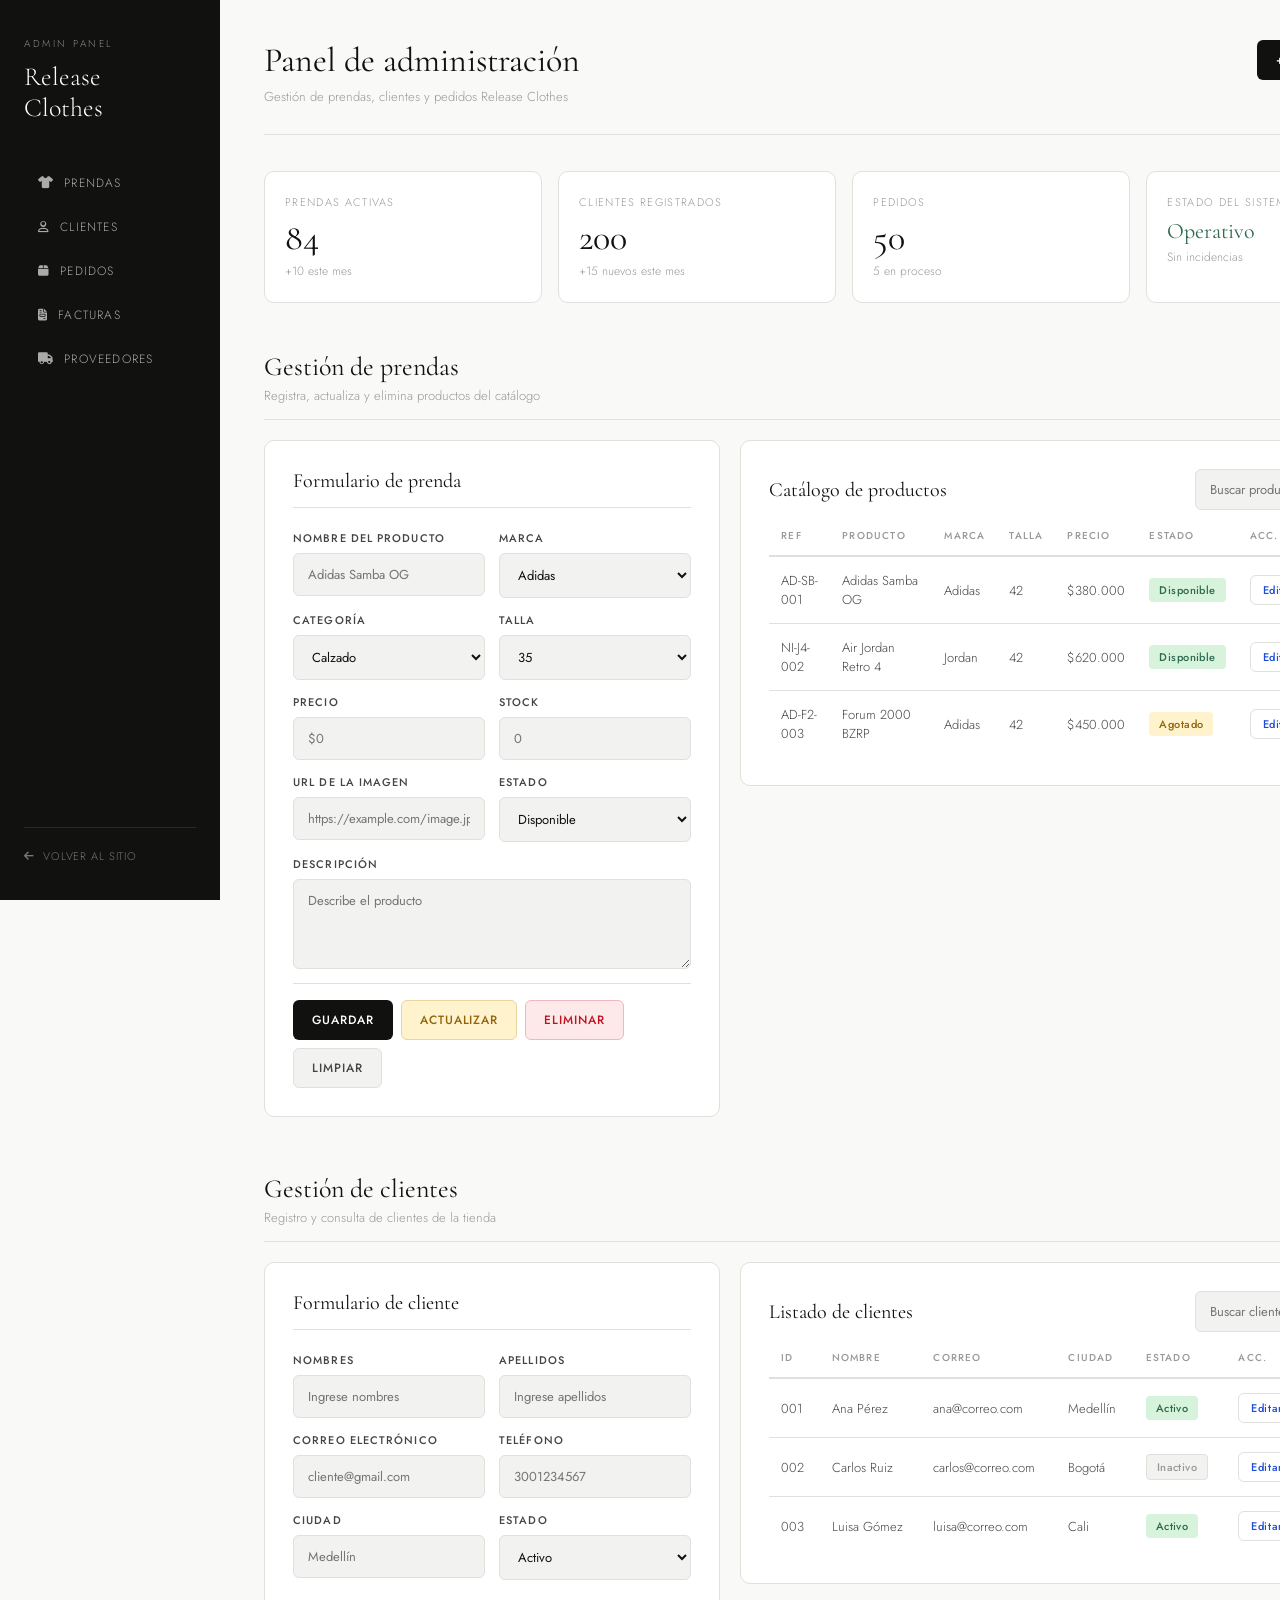
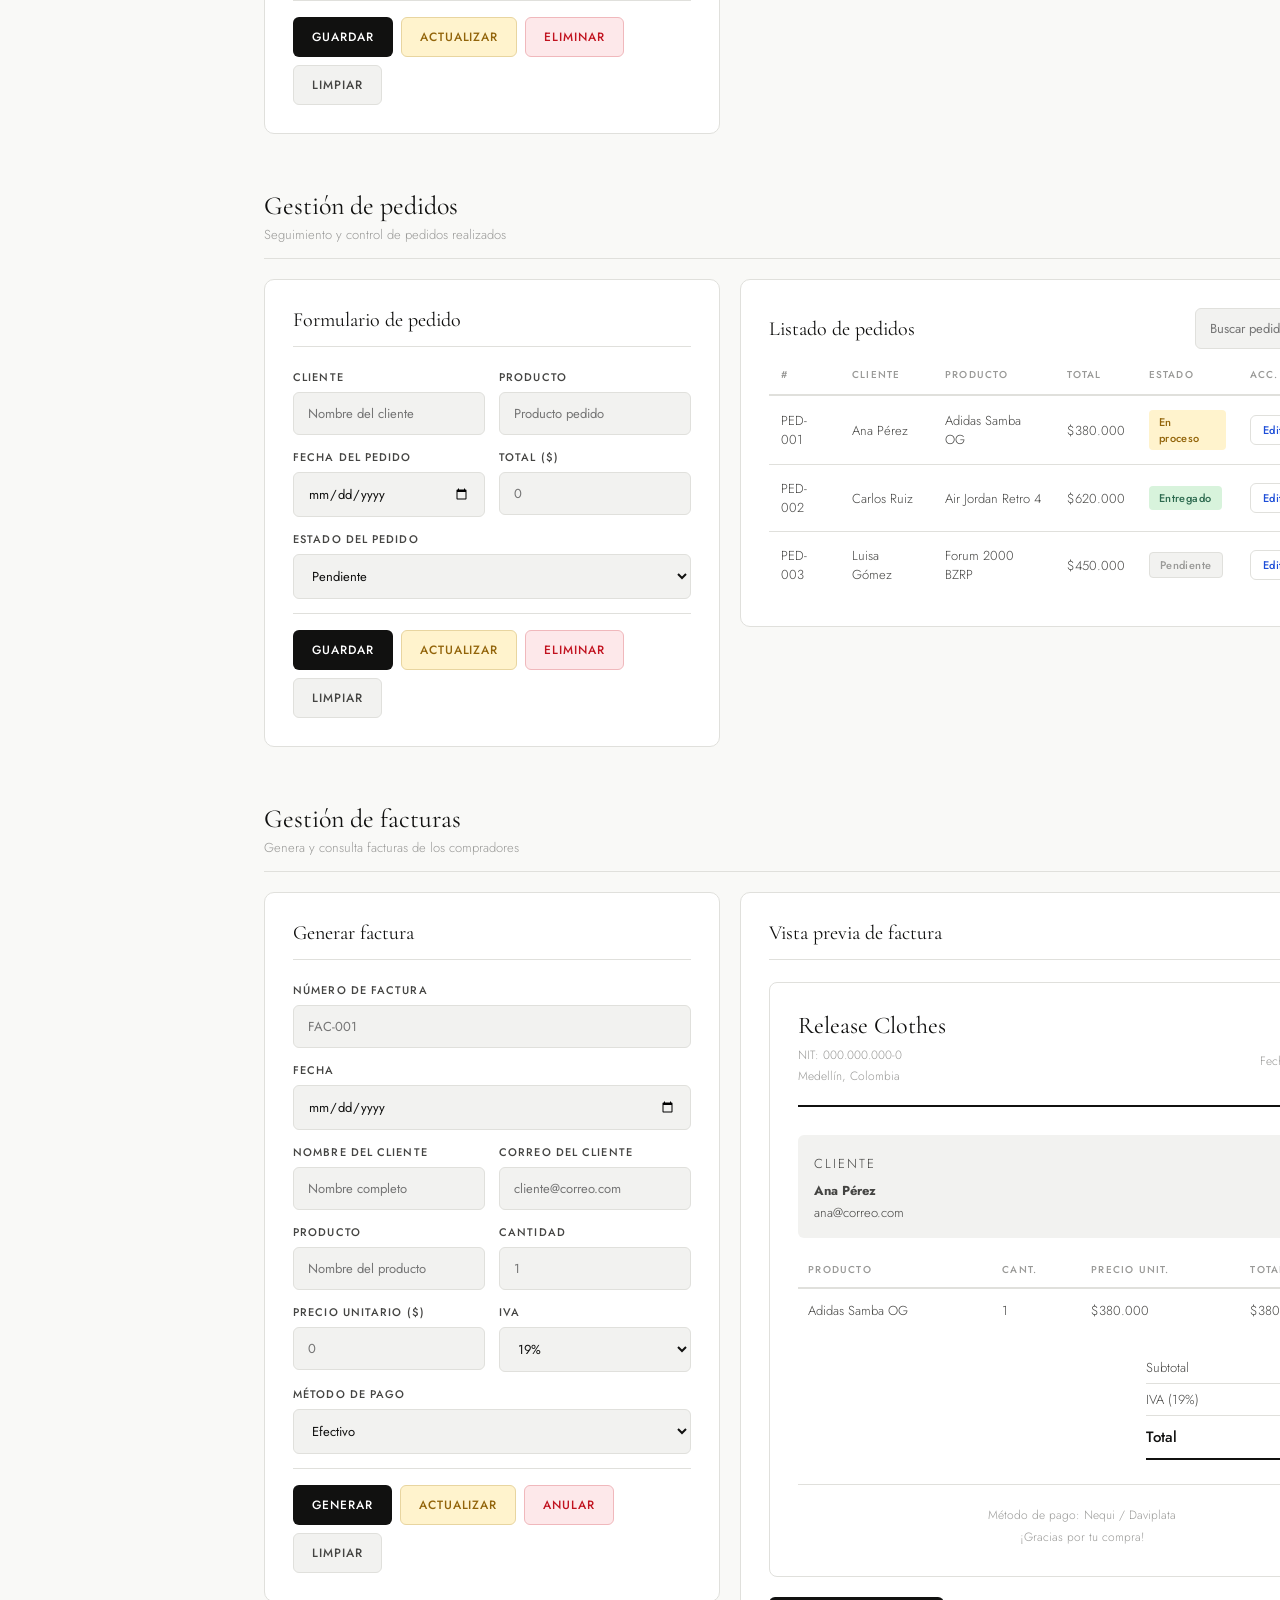
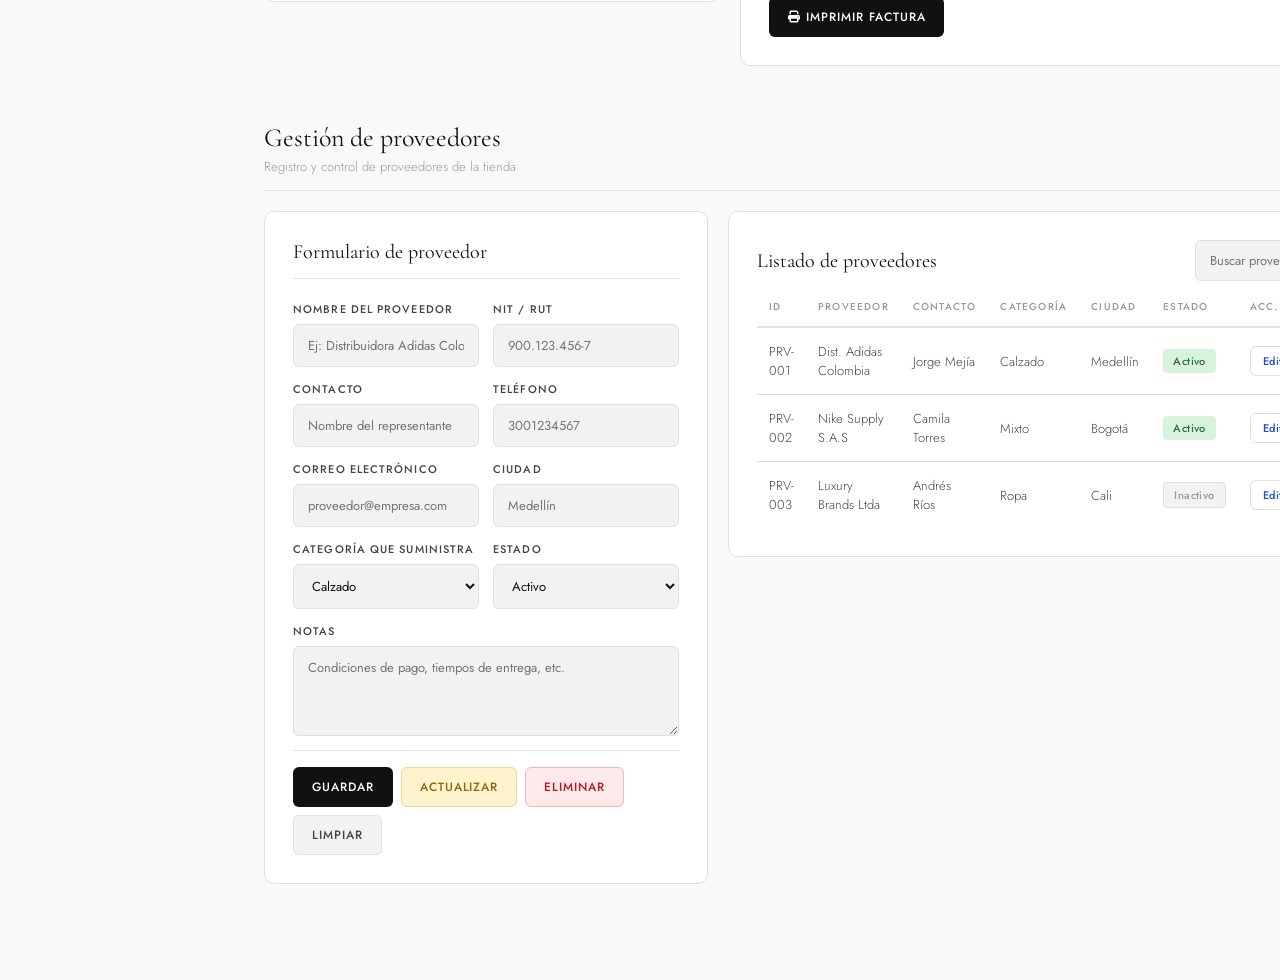
<file: crud.html>
<!DOCTYPE html>
<html lang="es">
<head>
    <meta charset="UTF-8">
    <meta name="viewport" content="width=device-width, initial-scale=1.0">
    <title>Admin — Release Clothes</title>
    <link rel="stylesheet" href="css/Crud.css">
    <link rel="stylesheet" href="https://cdnjs.cloudflare.com/ajax/libs/font-awesome/6.4.0/css/all.min.css">
    
</head>
<body>

<!-- ===== SIDEBAR ===== -->
<aside class="sidebar">
    <div class="brand">
        <p class="brand-sub">Admin Panel</p>
        <h1 class="brand-name">Release<br>Clothes</h1>
    </div>
    <nav class="menu">
        <a href="#prendas"  class="menu-item"><i class="fa-solid fa-shirt"></i> Prendas</a>
        <a href="#clientes" class="menu-item"><i class="fa-regular fa-user"></i> Clientes</a>
        <a href="#pedidos"  class="menu-item"><i class="fa-solid fa-box"></i> Pedidos</a>
        <a href="#facturas" class="menu-item"><i class="fa-solid fa-file-invoice"></i> Facturas</a>
        <a href="#proveedores" class="menu-item"><i class="fa-solid fa-truck"></i> Proveedores</a>
    </nav>
    <div class="sidebar-footer">
        <a href="index.html" class="back-link">
            <i class="fa-solid fa-arrow-left"></i> Volver al sitio
        </a>
    </div>
</aside>

<!-- ===== CONTENIDO PRINCIPAL ===== -->
<main class="content">

    <!-- TOPBAR -->
    <header class="topbar">
        <div>
            <h2 class="page-title">Panel de administración</h2>
            <p class="page-sub">Gestión de prendas, clientes y pedidos Release Clothes</p>
        </div>
        <button class="btn-primary">+ Nuevo registro</button>
    </header>

    <!-- STATS -->
    <section class="stats">
        <article class="stat-card">
            <p class="stat-label">Prendas activas</p>
            <strong class="stat-value">84</strong>
            <p class="stat-note">+10 este mes</p>
        </article>
        <article class="stat-card">
            <p class="stat-label">Clientes registrados</p>
            <strong class="stat-value">200</strong>
            <p class="stat-note">+15 nuevos este mes</p>
        </article>
        <article class="stat-card">
            <p class="stat-label">Pedidos</p>
            <strong class="stat-value">50</strong>
            <p class="stat-note">5 en proceso</p>
        </article>
        <article class="stat-card">
            <p class="stat-label">Estado del sistema</p>
            <strong class="stat-value stat-ok">Operativo</strong>
            <p class="stat-note">Sin incidencias</p>
        </article>
    </section>

    <!-- ══════════ PRENDAS ══════════ -->
    <section class="module" id="prendas">
        <div class="module-header">
            <div>
                <h3 class="module-title">Gestión de prendas</h3>
                <p class="module-sub">Registra, actualiza y elimina productos del catálogo</p>
            </div>
            <button class="btn-outline">Exportar</button>
        </div>

        <div class="module-grid">

            <!-- Formulario -->
            <article class="card">
                <h4 class="card-title">Formulario de prenda</h4>
                <form>
                    <div class="grid-2">
                        <div class="field">
                            <label>Nombre del producto</label>
                            <input type="text" placeholder="Adidas Samba OG">
                        </div>
                        <div class="field">
                            <label>Marca</label>
                            <select>
                                <option>Adidas</option>
                                <option>Nike</option>
                                <option>Jordan</option>
                                <option>Balenciaga</option>
                            </select>
                        </div>
                    </div>

                    <div class="grid-2">
                        <div class="field">
                            <label>Categoría</label>
                            <select>
                                <option>Calzado</option>
                                <option>Ropa</option>
                                <option>Accesorios</option>
                            </select>
                        </div>
                        <div class="field">
                            <label>Talla</label>
                            <select>
                                <option>35</option><option>36</option><option>37</option>
                                <option>38</option><option>39</option><option>40</option>
                                <option>41</option><option>42</option><option>43</option>
                                <option>44</option><option>45</option>
                                <option>XS</option><option>S</option><option>M</option>
                                <option>L</option><option>XL</option>
                            </select>
                        </div>
                    </div>

                    <div class="grid-2">
                        <div class="field">
                            <label>Precio</label>
                            <input type="number" placeholder="$0">
                        </div>
                        <div class="field">
                            <label>Stock</label>
                            <input type="number" placeholder="0">
                        </div>
                    </div>

                    <div class="grid-2">
                        <div class="field">
                            <label>URL de la imagen</label>
                            <input type="url" placeholder="https://example.com/image.jpg">
                        </div>
                        <div class="field">
                            <label>Estado</label>
                            <select>
                                <option>Disponible</option>
                                <option>Agotado</option>
                                <option>Descontinuado</option>
                            </select>
                        </div>
                    </div>

                    <div class="field">
                        <label>Descripción</label>
                        <textarea placeholder="Describe el producto"></textarea>
                    </div>

                    <div class="actions">
                        <button type="button" class="btn-primary">Guardar</button>
                        <button type="button" class="btn-warning">Actualizar</button>
                        <button type="button" class="btn-danger">Eliminar</button>
                        <button type="reset"  class="btn-ghost">Limpiar</button>
                    </div>
                </form>
            </article>

            <!-- Tabla -->
            <article class="card">
                <div class="table-top">
                    <h4 class="card-title" style="margin:0;border:none;padding:0">Catálogo de productos</h4>
                    <input type="text" placeholder="Buscar producto..." class="search">
                </div>
                <div class="table-wrap">
                    <table>
                        <thead>
                            <tr>
                                <th>REF</th>
                                <th>Producto</th>
                                <th>Marca</th>
                                <th>Talla</th>
                                <th>Precio</th>
                                <th>Estado</th>
                                <th>Acc.</th>
                            </tr>
                        </thead>
                        <tbody>
                            <tr>
                                <td>AD-SB-001</td>
                                <td>Adidas Samba OG</td>
                                <td>Adidas</td>
                                <td>42</td>
                                <td>$380.000</td>
                                <td><span class="badge success">Disponible</span></td>
                                <td>
                                    <div class="table-actions">
                                        <button class="mini-btn edit">Editar</button>
                                        <button class="mini-btn delete">Eliminar</button>
                                    </div>
                                </td>
                            </tr>
                            <tr>
                                <td>NI-J4-002</td>
                                <td>Air Jordan Retro 4</td>
                                <td>Jordan</td>
                                <td>42</td>
                                <td>$620.000</td>
                                <td><span class="badge success">Disponible</span></td>
                                <td>
                                    <div class="table-actions">
                                        <button class="mini-btn edit">Editar</button>
                                        <button class="mini-btn delete">Eliminar</button>
                                    </div>
                                </td>
                            </tr>
                            <tr>
                                <td>AD-F2-003</td>
                                <td>Forum 2000 BZRP</td>
                                <td>Adidas</td>
                                <td>42</td>
                                <td>$450.000</td>
                                <td><span class="badge warning">Agotado</span></td>
                                <td>
                                    <div class="table-actions">
                                        <button class="mini-btn edit">Editar</button>
                                        <button class="mini-btn delete">Eliminar</button>
                                    </div>
                                </td>
                            </tr>
                        </tbody>
                    </table>
                </div>
            </article>

        </div>
    </section>

    <!-- ══════════ CLIENTES ══════════ -->
    <section class="module" id="clientes">
        <div class="module-header">
            <div>
                <h3 class="module-title">Gestión de clientes</h3>
                <p class="module-sub">Registro y consulta de clientes de la tienda</p>
            </div>
            <button class="btn-outline">Exportar</button>
        </div>

        <div class="module-grid">

            <!-- Formulario -->
            <article class="card">
                <h4 class="card-title">Formulario de cliente</h4>
                <form>
                    <div class="grid-2">
                        <div class="field">
                            <label>Nombres</label>
                            <input type="text" placeholder="Ingrese nombres">
                        </div>
                        <div class="field">
                            <label>Apellidos</label>
                            <input type="text" placeholder="Ingrese apellidos">
                        </div>
                    </div>
                    <div class="grid-2">
                        <div class="field">
                            <label>Correo electrónico</label>
                            <input type="email" placeholder="cliente@gmail.com">
                        </div>
                        <div class="field">
                            <label>Teléfono</label>
                            <input type="text" placeholder="3001234567">
                        </div>
                    </div>
                    <div class="grid-2">
                        <div class="field">
                            <label>Ciudad</label>
                            <input type="text" placeholder="Medellín">
                        </div>
                        <div class="field">
                            <label>Estado</label>
                            <select>
                                <option>Activo</option>
                                <option>Inactivo</option>
                                <option>Bloqueado</option>
                            </select>
                        </div>
                    </div>
                    <div class="actions">
                        <button type="button" class="btn-primary">Guardar</button>
                        <button type="button" class="btn-warning">Actualizar</button>
                        <button type="button" class="btn-danger">Eliminar</button>
                        <button type="reset"  class="btn-ghost">Limpiar</button>
                    </div>
                </form>
            </article>

            <!-- Tabla -->
            <article class="card">
                <div class="table-top">
                    <h4 class="card-title" style="margin:0;border:none;padding:0">Listado de clientes</h4>
                    <input type="text" placeholder="Buscar cliente..." class="search">
                </div>
                <div class="table-wrap">
                    <table>
                        <thead>
                            <tr>
                                <th>ID</th>
                                <th>Nombre</th>
                                <th>Correo</th>
                                <th>Ciudad</th>
                                <th>Estado</th>
                                <th>Acc.</th>
                            </tr>
                        </thead>
                        <tbody>
                            <tr>
                                <td>001</td>
                                <td>Ana Pérez</td>
                                <td>ana@correo.com</td>
                                <td>Medellín</td>
                                <td><span class="badge success">Activo</span></td>
                                <td>
                                    <div class="table-actions">
                                        <button class="mini-btn edit">Editar</button>
                                        <button class="mini-btn delete">Eliminar</button>
                                    </div>
                                </td>
                            </tr>
                            <tr>
                                <td>002</td>
                                <td>Carlos Ruiz</td>
                                <td>carlos@correo.com</td>
                                <td>Bogotá</td>
                                <td><span class="badge muted">Inactivo</span></td>
                                <td>
                                    <div class="table-actions">
                                        <button class="mini-btn edit">Editar</button>
                                        <button class="mini-btn delete">Eliminar</button>
                                    </div>
                                </td>
                            </tr>
                            <tr>
                                <td>003</td>
                                <td>Luisa Gómez</td>
                                <td>luisa@correo.com</td>
                                <td>Cali</td>
                                <td><span class="badge success">Activo</span></td>
                                <td>
                                    <div class="table-actions">
                                        <button class="mini-btn edit">Editar</button>
                                        <button class="mini-btn delete">Eliminar</button>
                                    </div>
                                </td>
                            </tr>
                        </tbody>
                    </table>
                </div>
            </article>

        </div>
    </section>

    <!-- ══════════ PEDIDOS ══════════ -->
    <section class="module" id="pedidos">
        <div class="module-header">
            <div>
                <h3 class="module-title">Gestión de pedidos</h3>
                <p class="module-sub">Seguimiento y control de pedidos realizados</p>
            </div>
            <button class="btn-outline">Filtrar</button>
        </div>

        <div class="module-grid">

            <!-- Formulario -->
            <article class="card">
                <h4 class="card-title">Formulario de pedido</h4>
                <form>
                    <div class="grid-2">
                        <div class="field">
                            <label>Cliente</label>
                            <input type="text" placeholder="Nombre del cliente">
                        </div>
                        <div class="field">
                            <label>Producto</label>
                            <input type="text" placeholder="Producto pedido">
                        </div>
                    </div>
                    <div class="grid-2">
                        <div class="field">
                            <label>Fecha del pedido</label>
                            <input type="date">
                        </div>
                        <div class="field">
                            <label>Total ($)</label>
                            <input type="number" placeholder="0">
                        </div>
                    </div>
                    <div class="field">
                        <label>Estado del pedido</label>
                        <select>
                            <option>Pendiente</option>
                            <option>En proceso</option>
                            <option>Enviado</option>
                            <option>Entregado</option>
                            <option>Cancelado</option>
                        </select>
                    </div>
                    <div class="actions">
                        <button type="button" class="btn-primary">Guardar</button>
                        <button type="button" class="btn-warning">Actualizar</button>
                        <button type="button" class="btn-danger">Eliminar</button>
                        <button type="reset"  class="btn-ghost">Limpiar</button>
                    </div>
                </form>
            </article>

            <!-- Tabla -->
            <article class="card">
                <div class="table-top">
                    <h4 class="card-title" style="margin:0;border:none;padding:0">Listado de pedidos</h4>
                    <input type="text" placeholder="Buscar pedido..." class="search">
                </div>
                <div class="table-wrap">
                    <table>
                        <thead>
                            <tr>
                                <th>#</th>
                                <th>Cliente</th>
                                <th>Producto</th>
                                <th>Total</th>
                                <th>Estado</th>
                                <th>Acc.</th>
                            </tr>
                        </thead>
                        <tbody>
                            <tr>
                                <td>PED-001</td>
                                <td>Ana Pérez</td>
                                <td>Adidas Samba OG</td>
                                <td>$380.000</td>
                                <td><span class="badge warning">En proceso</span></td>
                                <td>
                                    <div class="table-actions">
                                        <button class="mini-btn edit">Editar</button>
                                        <button class="mini-btn delete">Eliminar</button>
                                    </div>
                                </td>
                            </tr>
                            <tr>
                                <td>PED-002</td>
                                <td>Carlos Ruiz</td>
                                <td>Air Jordan Retro 4</td>
                                <td>$620.000</td>
                                <td><span class="badge success">Entregado</span></td>
                                <td>
                                    <div class="table-actions">
                                        <button class="mini-btn edit">Editar</button>
                                        <button class="mini-btn delete">Eliminar</button>
                                    </div>
                                </td>
                            </tr>
                            <tr>
                                <td>PED-003</td>
                                <td>Luisa Gómez</td>
                                <td>Forum 2000 BZRP</td>
                                <td>$450.000</td>
                                <td><span class="badge muted">Pendiente</span></td>
                                <td>
                                    <div class="table-actions">
                                        <button class="mini-btn edit">Editar</button>
                                        <button class="mini-btn delete">Eliminar</button>
                                    </div>
                                </td>
                            </tr>
                        </tbody>
                    </table>
                </div>
            </article>

        </div>
    </section>

    <!-- ══════════ FACTURAS ══════════ -->
    <section class="module" id="facturas">
        <div class="module-header">
            <div>
                <h3 class="module-title">Gestión de facturas</h3>
                <p class="module-sub">Genera y consulta facturas de los compradores</p>
            </div>
            <button class="btn-outline">Exportar</button>
        </div>

        <div class="module-grid">

            <!-- Formulario -->
            <article class="card">
                <h4 class="card-title">Generar factura</h4>
                <form>
                    <div class="field">
                        <label>Número de factura</label>
                        <input type="text" placeholder="FAC-001">
                    </div>
                    <div class="field">
                        <label>Fecha</label>
                        <input type="date">
                    </div>
                    <div class="grid-2">
                        <div class="field">
                            <label>Nombre del cliente</label>
                            <input type="text" placeholder="Nombre completo">
                        </div>
                        <div class="field">
                            <label>Correo del cliente</label>
                            <input type="email" placeholder="cliente@correo.com">
                        </div>
                    </div>
                    <div class="grid-2">
                        <div class="field">
                            <label>Producto</label>
                            <input type="text" placeholder="Nombre del producto">
                        </div>
                        <div class="field">
                            <label>Cantidad</label>
                            <input type="number" placeholder="1">
                        </div>
                    </div>
                    <div class="grid-2">
                        <div class="field">
                            <label>Precio unitario ($)</label>
                            <input type="number" placeholder="0">
                        </div>
                        <div class="field">
                            <label>IVA</label>
                            <select>
                                <option>19%</option>
                                <option>0%</option>
                            </select>
                        </div>
                    </div>
                    <div class="field">
                        <label>Método de pago</label>
                        <select>
                            <option>Efectivo</option>
                            <option>Tarjeta débito</option>
                            <option>Tarjeta crédito</option>
                            <option>Transferencia</option>
                            <option>Nequi / Daviplata</option>
                        </select>
                    </div>
                    <div class="actions">
                        <button type="button" class="btn-primary">Generar</button>
                        <button type="button" class="btn-warning">Actualizar</button>
                        <button type="button" class="btn-danger">Anular</button>
                        <button type="reset"  class="btn-ghost">Limpiar</button>
                    </div>
                </form>
            </article>

            <!-- Vista previa de la factura -->
            <article class="card">
                <h4 class="card-title">Vista previa de factura</h4>

                <div class="factura">

                    <!-- Encabezado -->
                    <div class="factura-header">
                        <div>
                            <h2 class="factura-marca">Release Clothes</h2>
                            <p>NIT: 000.000.000-0</p>
                            <p>Medellín, Colombia</p>
                        </div>
                        <div class="factura-num">
                            <p class="factura-num-label">Factura</p>
                            <p class="factura-num-value">FAC-001</p>
                            <p>Fecha: 24/04/2026</p>
                        </div>
                    </div>

                    <!-- Datos del cliente -->
                    <div class="factura-cliente">
                        <p class="factura-seccion-label">Cliente</p>
                        <p><strong>Ana Pérez</strong></p>
                        <p>ana@correo.com</p>
                    </div>

                    <!-- Tabla de productos -->
                    <table class="factura-tabla">
                        <thead>
                            <tr>
                                <th>Producto</th>
                                <th>Cant.</th>
                                <th>Precio unit.</th>
                                <th>Total</th>
                            </tr>
                        </thead>
                        <tbody>
                            <tr>
                                <td>Adidas Samba OG</td>
                                <td>1</td>
                                <td>$380.000</td>
                                <td>$380.000</td>
                            </tr>
                        </tbody>
                    </table>

                    <!-- Totales -->
                    <div class="factura-totales">
                        <div class="factura-fila">
                            <span>Subtotal</span>
                            <span>$319.328</span>
                        </div>
                        <div class="factura-fila">
                            <span>IVA (19%)</span>
                            <span>$60.672</span>
                        </div>
                        <div class="factura-fila total">
                            <span>Total</span>
                            <span>$380.000</span>
                        </div>
                    </div>

                    <!-- Pie -->
                    <div class="factura-pie">
                        <p>Método de pago: Nequi / Daviplata</p>
                        <p>¡Gracias por tu compra!</p>
                    </div>

                </div>

                <div style="margin-top: 20px;">
                    <button class="btn-primary" onclick="window.print()">
                        <i class="fa-solid fa-print"></i> Imprimir factura
                    </button>
                </div>

            </article>

        </div>
    </section>
<!-- ══════════ PROVEEDORES ══════════ -->
<section class="module" id="proveedores">
    <div class="module-header">
        <div>
            <h3 class="module-title">Gestión de proveedores</h3>
            <p class="module-sub">Registro y control de proveedores de la tienda</p>
        </div>
        <button class="btn-outline">Exportar</button>
    </div>

    <div class="module-grid">

        <!-- Formulario -->
        <article class="card">
            <h4 class="card-title">Formulario de proveedor</h4>
            <form>
                <div class="grid-2">
                    <div class="field">
                        <label>Nombre del proveedor</label>
                        <input type="text" placeholder="Ej: Distribuidora Adidas Colombia">
                    </div>
                    <div class="field">
                        <label>NIT / RUT</label>
                        <input type="text" placeholder="900.123.456-7">
                    </div>
                </div>
                <div class="grid-2">
                    <div class="field">
                        <label>Contacto</label>
                        <input type="text" placeholder="Nombre del representante">
                    </div>
                    <div class="field">
                        <label>Teléfono</label>
                        <input type="text" placeholder="3001234567">
                    </div>
                </div>
                <div class="grid-2">
                    <div class="field">
                        <label>Correo electrónico</label>
                        <input type="email" placeholder="proveedor@empresa.com">
                    </div>
                    <div class="field">
                        <label>Ciudad</label>
                        <input type="text" placeholder="Medellín">
                    </div>
                </div>
                <div class="grid-2">
                    <div class="field">
                        <label>Categoría que suministra</label>
                        <select>
                            <option>Calzado</option>
                            <option>Ropa</option>
                            <option>Accesorios</option>
                            <option>Mixto</option>
                        </select>
                    </div>
                    <div class="field">
                        <label>Estado</label>
                        <select>
                            <option>Activo</option>
                            <option>Inactivo</option>
                            <option>Suspendido</option>
                        </select>
                    </div>
                </div>
                <div class="field">
                    <label>Notas</label>
                    <textarea placeholder="Condiciones de pago, tiempos de entrega, etc."></textarea>
                </div>
                <div class="actions">
                    <button type="button" class="btn-primary">Guardar</button>
                    <button type="button" class="btn-warning">Actualizar</button>
                    <button type="button" class="btn-danger">Eliminar</button>
                    <button type="reset"  class="btn-ghost">Limpiar</button>
                </div>
            </form>
        </article>

        <!-- Tabla -->
        <article class="card">
            <div class="table-top">
                <h4 class="card-title" style="margin:0;border:none;padding:0">Listado de proveedores</h4>
                <input type="text" placeholder="Buscar proveedor..." class="search">
            </div>
            <div class="table-wrap">
                <table>
                    <thead>
                        <tr>
                            <th>ID</th>
                            <th>Proveedor</th>
                            <th>Contacto</th>
                            <th>Categoría</th>
                            <th>Ciudad</th>
                            <th>Estado</th>
                            <th>Acc.</th>
                        </tr>
                    </thead>
                    <tbody>
                        <tr>
                            <td>PRV-001</td>
                            <td>Dist. Adidas Colombia</td>
                            <td>Jorge Mejía</td>
                            <td>Calzado</td>
                            <td>Medellín</td>
                            <td><span class="badge success">Activo</span></td>
                            <td>
                                <div class="table-actions">
                                    <button class="mini-btn edit">Editar</button>
                                    <button class="mini-btn delete">Eliminar</button>
                                </div>
                            </td>
                        </tr>
                        <tr>
                            <td>PRV-002</td>
                            <td>Nike Supply S.A.S</td>
                            <td>Camila Torres</td>
                            <td>Mixto</td>
                            <td>Bogotá</td>
                            <td><span class="badge success">Activo</span></td>
                            <td>
                                <div class="table-actions">
                                    <button class="mini-btn edit">Editar</button>
                                    <button class="mini-btn delete">Eliminar</button>
                                </div>
                            </td>
                        </tr>
                        <tr>
                            <td>PRV-003</td>
                            <td>Luxury Brands Ltda</td>
                            <td>Andrés Ríos</td>
                            <td>Ropa</td>
                            <td>Cali</td>
                            <td><span class="badge muted">Inactivo</span></td>
                            <td>
                                <div class="table-actions">
                                    <button class="mini-btn edit">Editar</button>
                                    <button class="mini-btn delete">Eliminar</button>
                                </div>
                            </td>
                        </tr>
                    </tbody>
                </table>
            </div>
        </article>

    </div>

</main>
</body>
</html>
</file>
<file: css/Crud.css>
/* Importación de fuentes de Google Fonts */
@import url('https://fonts.googleapis.com/css2?family=Cormorant+Garamond:wght@300;400&family=Jost:wght@300;400;500&display=swap');

/* Variables CSS para colores y tema */
:root {
  --fondo:   #f9f9f7;
  --blanco:  #ffffff;
  --negro:   #111110;
  --borde:   #e0e0dc;
  --gris:    #f2f2f0;
  --muted:   #999997;
  --texto:   #444442;
}

/* Reset */
* {
  margin: 0;
  padding: 0;
  box-sizing: border-box;
}

/* Base */
body {
  font-family: 'Jost', sans-serif;
  font-weight: 300;
  background: var(--fondo);
  color: var(--negro);
  display: grid;
  grid-template-columns: 220px 1fr;
  min-height: 100vh;
}

/* ============================================
   SIDEBAR
============================================ */

.sidebar {
  background: var(--negro);
  color: white;
  padding: 36px 24px;
  display: flex;
  flex-direction: column;
  gap: 40px;
  height: 100vh;
  position: sticky;
  top: 0;
}

.brand-sub {
  font-size: 10px;
  letter-spacing: 0.25em;
  text-transform: uppercase;
  color: #888;
  margin-bottom: 10px;
}

.brand-name {
  font-family: 'Cormorant Garamond', serif;
  font-size: 26px;
  font-weight: 300;
  line-height: 1.2;
  color: white;
}

.menu {
  display: flex;
  flex-direction: column;
  gap: 4px;
  flex: 1;
}

.menu-item {
  text-decoration: none;
  color: #aaa;
  font-size: 12px;
  letter-spacing: 0.1em;
  text-transform: uppercase;
  padding: 11px 14px;
  border-radius: 6px;
  display: flex;
  align-items: center;
  gap: 10px;
  transition: all 0.2s;
}

.menu-item:hover {
  background: rgba(255, 255, 255, 0.08);
  color: white;
}

.sidebar-footer {
  border-top: 1px solid #2a2a2a;
  padding-top: 20px;
}

.back-link {
  text-decoration: none;
  color: #777;
  font-size: 11px;
  letter-spacing: 0.08em;
  text-transform: uppercase;
  display: flex;
  align-items: center;
  gap: 8px;
  transition: color 0.2s;
}

.back-link:hover {
  color: white;
}

/* ============================================
   CONTENIDO PRINCIPAL
============================================ */

.content {
  padding: 40px 44px;
}

.topbar {
  display: flex;
  justify-content: space-between;
  align-items: flex-start;
  gap: 16px;
  margin-bottom: 36px;
  padding-bottom: 28px;
  border-bottom: 1px solid var(--borde);
}

.page-title {
  font-family: 'Cormorant Garamond', serif;
  font-size: 34px;
  font-weight: 400;
  margin-bottom: 6px;
}

.page-sub {
  color: var(--muted);
  font-size: 13px;
}

/* ============================================
   STATS
============================================ */

.stats {
  display: grid;
  grid-template-columns: repeat(4, 1fr);
  gap: 16px;
  margin-bottom: 48px;
}

.stat-card {
  background: var(--blanco);
  border: 1px solid var(--borde);
  border-radius: 10px;
  padding: 22px 20px;
}

.stat-label {
  font-size: 11px;
  letter-spacing: 0.12em;
  text-transform: uppercase;
  color: var(--muted);
  margin-bottom: 10px;
}

.stat-value {
  font-family: 'Cormorant Garamond', serif;
  font-size: 36px;
  font-weight: 400;
  display: block;
  margin-bottom: 6px;
  line-height: 1;
}

.stat-note {
  font-size: 12px;
  color: var(--muted);
}

.stat-ok {
  color: #2d6a4f;
  font-size: 22px;
}

/* ============================================
   MÓDULOS
============================================ */

.module {
  margin-bottom: 56px;
}

.module-header {
  display: flex;
  justify-content: space-between;
  align-items: flex-end;
  margin-bottom: 20px;
  padding-bottom: 14px;
  border-bottom: 1px solid var(--borde);
}

.module-title {
  font-family: 'Cormorant Garamond', serif;
  font-size: 26px;
  font-weight: 400;
  margin-bottom: 4px;
}

.module-sub {
  color: var(--muted);
  font-size: 13px;
}

.module-grid {
  display: grid;
  grid-template-columns: 1fr 1.5fr;
  gap: 20px;
  align-items: start;
}

/* ============================================
   CARD
============================================ */

.card {
  background: var(--blanco);
  border: 1px solid var(--borde);
  border-radius: 10px;
  padding: 28px;
}

.card-title {
  font-family: 'Cormorant Garamond', serif;
  font-size: 20px;
  font-weight: 400;
  margin-bottom: 22px;
  padding-bottom: 14px;
  border-bottom: 1px solid var(--borde);
}

/* ============================================
   FORMULARIO
============================================ */

.grid-2 {
  display: grid;
  grid-template-columns: 1fr 1fr;
  gap: 14px;
}

.field {
  display: flex;
  flex-direction: column;
  margin-bottom: 14px;
}

.field label {
  font-size: 11px;
  letter-spacing: 0.1em;
  text-transform: uppercase;
  color: var(--texto);
  margin-bottom: 7px;
  font-weight: 500;
}

.field input,
.field select,
.field textarea,
.search {
  background: var(--gris);
  border: 1px solid var(--borde);
  border-radius: 6px;
  padding: 11px 14px;
  font-family: 'Jost', sans-serif;
  font-size: 13px;
  color: var(--negro);
  outline: none;
  transition: border-color 0.2s;
}

.field input:focus,
.field select:focus,
.field textarea:focus {
  border-color: var(--negro);
  background: var(--blanco);
}

.field textarea {
  min-height: 90px;
  resize: vertical;
}

.actions {
  display: flex;
  flex-wrap: wrap;
  gap: 8px;
  margin-top: 6px;
  padding-top: 16px;
  border-top: 1px solid var(--borde);
}

/* ============================================
   BOTONES
============================================ */

.btn-primary,
.btn-outline,
.btn-warning,
.btn-danger,
.btn-ghost {
  border-radius: 6px;
  padding: 10px 18px;
  cursor: pointer;
  font-family: 'Jost', sans-serif;
  font-size: 12px;
  font-weight: 500;
  letter-spacing: 0.08em;
  text-transform: uppercase;
  border: 1px solid transparent;
  transition: all 0.2s;
}

.btn-primary {
  background: var(--negro);
  color: white;
}
.btn-primary:hover { background: #333; }

.btn-outline {
  background: transparent;
  color: var(--negro);
  border-color: var(--borde);
}
.btn-outline:hover { border-color: var(--negro); }

.btn-warning {
  background: #fff3cd;
  color: #92640a;
  border-color: #e8d5a0;
}
.btn-warning:hover { background: #fde9a0; }

.btn-danger {
  background: #fde8ea;
  color: #c1121f;
  border-color: #f0b8bc;
}
.btn-danger:hover { background: #fcd0d3; }

.btn-ghost {
  background: var(--gris);
  color: var(--texto);
  border-color: var(--borde);
}
.btn-ghost:hover { background: #ebebea; }

/* ============================================
   TABLA
============================================ */

.table-top {
  display: flex;
  justify-content: space-between;
  align-items: center;
  gap: 14px;
  margin-bottom: 18px;
}

.search {
  padding: 10px 14px;
  width: 200px;
  border-radius: 6px;
}

.table-wrap {
  overflow-x: auto;
}

table {
  width: 100%;
  border-collapse: collapse;
}

thead tr {
  border-bottom: 2px solid var(--borde);
}

th {
  font-size: 10px;
  letter-spacing: 0.12em;
  text-transform: uppercase;
  color: var(--muted);
  font-weight: 500;
  text-align: left;
  padding: 0 12px 12px;
}

td {
  padding: 14px 12px;
  font-size: 13px;
  border-bottom: 1px solid var(--borde);
  color: var(--texto);
}

tbody tr:last-child td { border-bottom: none; }
tbody tr:hover { background: var(--fondo); }

/* ============================================
   BADGES
============================================ */

.badge {
  display: inline-block;
  padding: 4px 10px;
  border-radius: 4px;
  font-size: 11px;
  font-weight: 500;
  letter-spacing: 0.04em;
}

.badge.success { background: #d8f3dc; color: #2d6a4f; }
.badge.muted   { background: var(--gris); color: var(--muted); border: 1px solid var(--borde); }
.badge.warning { background: #fff3cd; color: #92640a; }
.badge.danger  { background: #fde8ea; color: #c1121f; }

/* ============================================
   BOTONES DE TABLA
============================================ */

.table-actions {
  display: flex;
  gap: 6px;
}

.mini-btn {
  padding: 6px 12px;
  border-radius: 6px;
  border: 1px solid var(--borde);
  background: transparent;
  cursor: pointer;
  font-size: 11px;
  font-family: 'Jost', sans-serif;
  font-weight: 500;
  letter-spacing: 0.05em;
  transition: all 0.2s;
}

.mini-btn.edit  { color: #1d4ed8; }
.mini-btn.edit:hover  { background: #eff6ff; border-color: #bfdbfe; }
.mini-btn.delete { color: #c1121f; }
.mini-btn.delete:hover { background: #fde8ea; border-color: #f0b8bc; }

/* ============================================
   FACTURA
============================================ */

.factura {
  border: 1px solid var(--borde);
  border-radius: 8px;
  padding: 28px;
  background: var(--blanco);
}

/* encabezado: marca izquierda, número derecha */
.factura-header {
  display: flex;
  justify-content: space-between;
  align-items: flex-start;
  margin-bottom: 28px;
  padding-bottom: 20px;
  border-bottom: 2px solid var(--negro);
}

.factura-marca {
  font-family: 'Cormorant Garamond', serif;
  font-size: 24px;
  font-weight: 400;
  margin-bottom: 6px;
}

.factura-header p {
  font-size: 12px;
  color: var(--muted);
  margin-top: 3px;
}

.factura-num {
  text-align: right;
}

.factura-num-label {
  font-size: 10px;
  letter-spacing: 0.15em;
  text-transform: uppercase;
  color: var(--muted);
}

.factura-num-value {
  font-family: 'Cormorant Garamond', serif;
  font-size: 28px;
  font-weight: 400;
  color: var(--negro);
}

/* datos del cliente */
.factura-cliente {
  margin-bottom: 24px;
  padding: 16px;
  background: var(--gris);
  border-radius: 6px;
}

.factura-seccion-label {
  font-size: 10px;
  letter-spacing: 0.15em;
  text-transform: uppercase;
  color: var(--muted);
  margin-bottom: 8px;
}

.factura-cliente p {
  font-size: 13px;
  color: var(--texto);
  margin-top: 3px;
}

/* tabla de productos */
.factura-tabla {
  width: 100%;
  border-collapse: collapse;
  margin-bottom: 20px;
}

.factura-tabla th {
  font-size: 10px;
  letter-spacing: 0.12em;
  text-transform: uppercase;
  color: var(--muted);
  padding: 0 10px 10px;
  text-align: left;
  border-bottom: 1px solid var(--borde);
}

.factura-tabla td {
  padding: 12px 10px;
  font-size: 13px;
  color: var(--texto);
  border-bottom: 1px solid var(--borde);
}

/* totales alineados a la derecha */
.factura-totales {
  margin-left: auto;
  width: 220px;
  margin-bottom: 24px;
}

.factura-fila {
  display: flex;
  justify-content: space-between;
  font-size: 13px;
  color: var(--texto);
  padding: 6px 0;
  border-bottom: 1px solid var(--borde);
}

.factura-fila.total {
  font-size: 15px;
  font-weight: 500;
  color: var(--negro);
  border-bottom: 2px solid var(--negro);
  padding: 10px 0;
}

/* pie de la factura */
.factura-pie {
  text-align: center;
  padding-top: 20px;
  border-top: 1px solid var(--borde);
  font-size: 12px;
  color: var(--muted);
  line-height: 1.8;
}

/* ============================================
   RESPONSIVE
============================================ */

@media (max-width: 1200px) {
  .stats        { grid-template-columns: repeat(2, 1fr); }
  .module-grid  { grid-template-columns: 1fr; }
}

@media (max-width: 900px) {
  body {
    grid-template-columns: 1fr;
  }
  .sidebar {
    height: auto;
    position: static;
    flex-direction: row;
    flex-wrap: wrap;
    padding: 20px;
    gap: 20px;
  }
  .stats   { grid-template-columns: 1fr 1fr; }
  .content { padding: 24px 20px; }
}

@media (max-width: 480px) {
  .stats  { grid-template-columns: 1fr; }
  .grid-2 { grid-template-columns: 1fr; }
}
</file>
